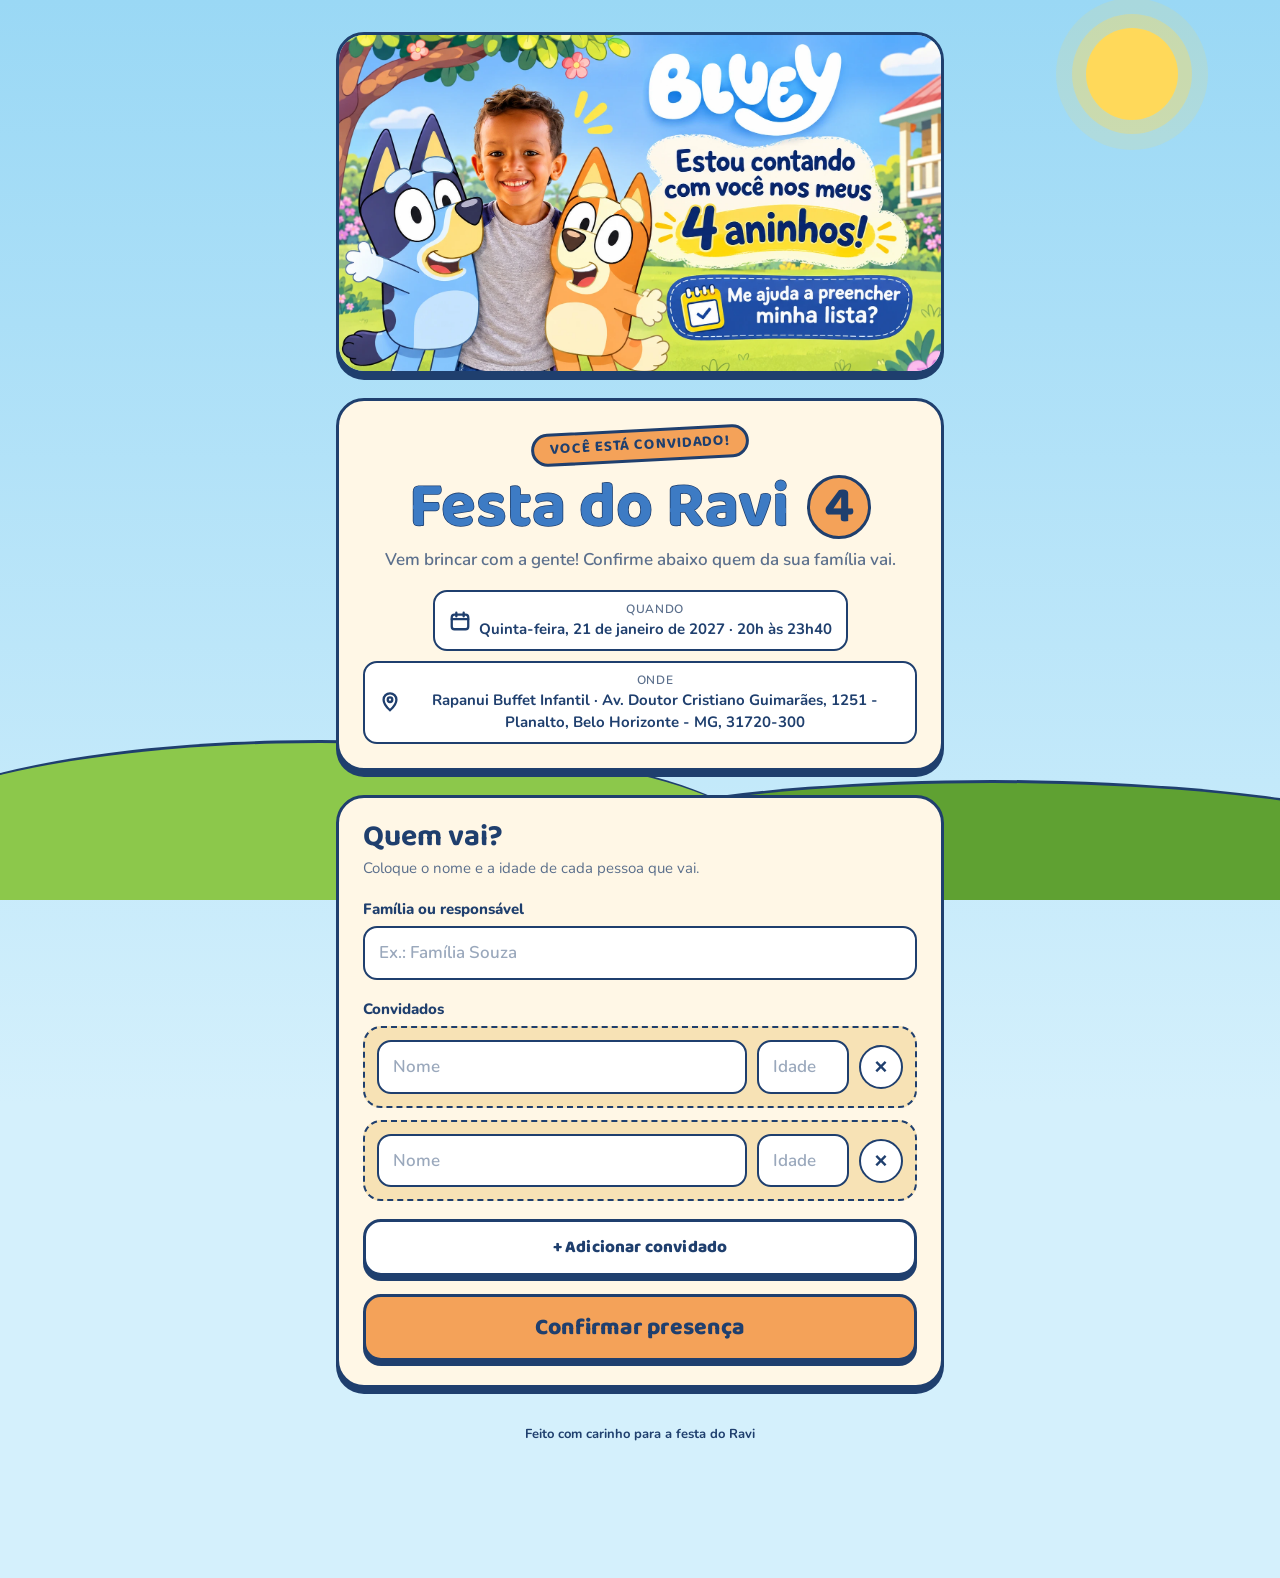
<file: index.html>
<!doctype html>
<html lang="pt-BR">
<head>
  <meta charset="utf-8">
  <meta name="viewport" content="width=device-width, initial-scale=1, viewport-fit=cover">
  <title>Confirme sua presença 🎉</title>
  <meta name="description" content="Confirme a presença dos convidados na festa.">
  <link rel="preconnect" href="https://fonts.googleapis.com">
  <link rel="preconnect" href="https://fonts.gstatic.com" crossorigin>
  <link rel="stylesheet" href="https://fonts.googleapis.com/css2?family=Baloo+2:wght@600;700;800&family=Nunito:wght@600;700;800;900&display=swap">
  <link rel="stylesheet" href="styles.css">
  <script src="config.js"></script>
  <script src="app.js"></script>
  <style>
    /* Tela de obrigado */
    .sucesso { padding-block: 32px; }
    .obrigado-titulo { font-size: clamp(36px, 10vw, 56px); color: var(--azul); -webkit-text-stroke: 1.5px var(--azul-escuro); paint-order: stroke fill; margin: 4px 0 0; outline: none; overflow-wrap: anywhere; }
    .obrigado-texto { margin: 0; font-size: 18px; font-weight: 700; color: var(--suave); max-width: 32ch; text-wrap: balance; }
    .lembrete { width: 100%; background: #fff; border: 2.5px dashed var(--azul-escuro); border-radius: 20px; padding: 16px 18px; display: flex; flex-direction: column; gap: 10px; text-align: left; }
    .lembrete-titulo { margin: 0; font-family: var(--fonte-titulo); font-weight: 800; font-size: 20px; color: var(--laranja-escuro); }
    .lembrete-linha { display: flex; gap: 10px; align-items: flex-start; font-weight: 800; min-width: 0; }
    .lembrete-linha svg { flex: none; margin-top: 2px; }
    #confete { position: fixed; inset: 0; width: 100%; height: 100%; pointer-events: none; z-index: 5; }
  </style>
</head>
<body>
  <div class="cenario" aria-hidden="true">
    <div class="sol"></div>
    <div class="nuvem n1"></div><div class="nuvem n2"></div><div class="nuvem n3"></div>
    <div class="morro m1"></div><div class="morro m2"></div>
  </div>

  <main class="pagina">
    <img class="topo-img" alt="Convite: Estou contando com você nos meus 4 aninhos! Me ajuda a preencher minha lista?" hidden>

    <section class="cartao convite">
      <span class="etiqueta">Você está convidado!</span>
      <h1>Festa do <span data-festa="aniversariante">Ravi</span> <span class="idade-bola" data-festa="idade">4</span></h1>
      <p class="sub">Vem brincar com a gente! Confirme abaixo quem da sua família vai.</p>
      <div class="infos">
        <div class="info">
          <svg width="22" height="22" viewBox="0 0 24 24" fill="none" stroke="currentColor" stroke-width="2.5" stroke-linecap="round"><rect x="3" y="5" width="18" height="16" rx="3"/><path d="M3 10h18M8 3v4M16 3v4"/></svg>
          <div><small>Quando</small><span data-festa="data"></span> · <span data-festa="horario"></span></div>
        </div>
        <div class="info">
          <svg width="22" height="22" viewBox="0 0 24 24" fill="none" stroke="currentColor" stroke-width="2.5" stroke-linecap="round"><path d="M12 21s-7-6.2-7-11.5A7 7 0 0 1 19 9.5C19 14.8 12 21 12 21z"/><circle cx="12" cy="9.5" r="2.5"/></svg>
          <div><small>Onde</small><span data-festa="local"></span></div>
        </div>
      </div>
    </section>

    <section class="cartao" id="area-form">
      <h2>Quem vai?</h2>
      <p class="dica"><span id="prazo">Confirme até <b data-festa="confirmarAte"></b>. </span>Coloque o nome e a idade de cada pessoa que vai.</p>
      <p class="aviso-demo" hidden>Modo demonstração: o banco ainda não foi configurado no <code>config.js</code>. As respostas ficam só neste navegador.</p>

      <form id="form" novalidate>
        <div>
          <label for="familia">Família ou responsável</label>
          <input id="familia" name="familia" maxlength="80" autocomplete="family-name" placeholder="Ex.: Família Souza" required>
        </div>

        <div>
          <label>Convidados</label>
          <div class="convidados" id="convidados"></div>
        </div>

        <button type="button" class="btn secundario" id="adicionar">+ Adicionar convidado</button>

        <p class="erro" id="erro" role="alert" hidden></p>
        <button type="submit" class="btn grande" id="enviar">Confirmar presença</button>
      </form>
    </section>

    <section class="cartao sucesso" id="area-ok" hidden>
      <div class="patinhas" aria-hidden="true">
        <svg width="34" height="34" viewBox="0 0 32 32" fill="currentColor"><ellipse cx="16" cy="21" rx="7" ry="6"/><ellipse cx="7" cy="13" rx="3" ry="4"/><ellipse cx="13" cy="8" rx="3" ry="4"/><ellipse cx="19" cy="8" rx="3" ry="4"/><ellipse cx="25" cy="13" rx="3" ry="4"/></svg>
        <svg width="34" height="34" viewBox="0 0 32 32" fill="currentColor"><ellipse cx="16" cy="21" rx="7" ry="6"/><ellipse cx="7" cy="13" rx="3" ry="4"/><ellipse cx="13" cy="8" rx="3" ry="4"/><ellipse cx="19" cy="8" rx="3" ry="4"/><ellipse cx="25" cy="13" rx="3" ry="4"/></svg>
        <svg width="34" height="34" viewBox="0 0 32 32" fill="currentColor"><ellipse cx="16" cy="21" rx="7" ry="6"/><ellipse cx="7" cy="13" rx="3" ry="4"/><ellipse cx="13" cy="8" rx="3" ry="4"/><ellipse cx="19" cy="8" rx="3" ry="4"/><ellipse cx="25" cy="13" rx="3" ry="4"/></svg>
      </div>
      <span class="etiqueta">Presença confirmada</span>
      <h1 class="obrigado-titulo" tabindex="-1" id="ok-titulo">Obrigado, <span id="ok-familia"></span>!</h1>
      <p class="obrigado-texto">O <span data-festa="aniversariante"></span> vai adorar ver vocês na festa. Já anotamos:</p>
      <ul id="confirmados"></ul>

      <div class="lembrete">
        <p class="lembrete-titulo">Guarde a data</p>
        <div class="lembrete-linha">
          <svg width="22" height="22" viewBox="0 0 24 24" fill="none" stroke="currentColor" stroke-width="2.5" stroke-linecap="round" aria-hidden="true"><rect x="3" y="5" width="18" height="16" rx="3"/><path d="M3 10h18M8 3v4M16 3v4"/></svg>
          <span><span data-festa="data"></span> · <span data-festa="horario"></span></span>
        </div>
        <div class="lembrete-linha">
          <svg width="22" height="22" viewBox="0 0 24 24" fill="none" stroke="currentColor" stroke-width="2.5" stroke-linecap="round" aria-hidden="true"><path d="M12 21s-7-6.2-7-11.5A7 7 0 0 1 19 9.5C19 14.8 12 21 12 21z"/><circle cx="12" cy="9.5" r="2.5"/></svg>
          <span data-festa="local"></span>
        </div>
      </div>

      <p class="obrigado-texto">Até lá!</p>
      <button type="button" class="btn secundario" id="denovo">Confirmar outra família</button>
    </section>
    <canvas id="confete" aria-hidden="true"></canvas>

    <p class="rodape">Feito com carinho para a festa do <span data-festa="aniversariante"></span></p>
  </main>

  <template id="tpl-convidado">
    <div class="convidado">
      <input class="c-nome" maxlength="80" placeholder="Nome" aria-label="Nome do convidado">
      <input class="c-idade" type="number" inputmode="numeric" min="0" max="120" placeholder="Idade" aria-label="Idade">
      <button type="button" class="btn-remover" aria-label="Remover convidado">×</button>
    </div>
  </template>

  <script>
    const lista = document.getElementById('convidados');
    const tpl = document.getElementById('tpl-convidado');
    const erro = document.getElementById('erro');
    let seq = 0;

    function adicionar(foco) {
      const linha = tpl.content.firstElementChild.cloneNode(true);
      seq++;
      linha.querySelector('.c-nome').id = 'nome-' + seq;
      linha.querySelector('.c-idade').id = 'idade-' + seq;
      linha.querySelector('.btn-remover').addEventListener('click', () => {
        if (lista.children.length > 1) linha.remove();
        else { linha.querySelector('.c-nome').value = ''; linha.querySelector('.c-idade').value = ''; }
      });
      lista.appendChild(linha);
      if (foco) linha.querySelector('.c-nome').focus();
    }

    function mostrarErro(msg) { erro.textContent = msg; erro.hidden = !msg; }

    document.getElementById('adicionar').addEventListener('click', () => adicionar(true));

    document.getElementById('form').addEventListener('submit', async (e) => {
      e.preventDefault();
      mostrarErro('');
      const familia = document.getElementById('familia').value.trim();
      const convidados = [];
      for (const linha of lista.children) {
        const nome = linha.querySelector('.c-nome').value.trim();
        const idadeTxt = linha.querySelector('.c-idade').value.trim();
        if (!nome && !idadeTxt) continue;
        const idade = Number(idadeTxt);
        if (!nome) return mostrarErro('Falta o nome de um convidado.');
        if (idadeTxt === '' || !Number.isInteger(idade) || idade < 0 || idade > 120)
          return mostrarErro('Informe a idade de ' + nome + ' (só números, ex.: 4 ou 35).');
        convidados.push({ nome, idade });
      }
      if (!familia) { document.getElementById('familia').focus(); return mostrarErro('Escreva o nome da família ou do responsável.'); }
      if (!convidados.length) return mostrarErro('Adicione pelo menos um convidado.');

      const btn = document.getElementById('enviar');
      btn.disabled = true; btn.textContent = 'Enviando…';
      try {
        await DB.confirmar(familia, convidados);
        const ul = document.getElementById('confirmados');
        ul.replaceChildren(...convidados.map(c => {
          const li = document.createElement('li');
          li.textContent = c.nome + ' · ' + c.idade + (c.idade === 1 ? ' ano' : ' anos');
          return li;
        }));
        document.getElementById('ok-familia').textContent = familia;
        document.querySelector('.convite').hidden = true;
        document.getElementById('area-form').hidden = true;
        document.getElementById('area-ok').hidden = false;
        window.scrollTo({ top: 0 });
        document.getElementById('ok-titulo').focus({ preventScroll: true });
        confete();
      } catch (err) {
        mostrarErro('Não conseguimos enviar agora. Verifique a internet e tente de novo.');
        console.error(err);
      } finally {
        btn.disabled = false; btn.textContent = 'Confirmar presença';
      }
    });

    document.getElementById('denovo').addEventListener('click', () => {
      document.getElementById('form').reset();
      lista.replaceChildren(); adicionar(); adicionar();
      document.getElementById('area-ok').hidden = true;
      document.querySelector('.convite').hidden = false;
      document.getElementById('area-form').hidden = false;
      document.getElementById('area-form').scrollIntoView();
      document.getElementById('familia').focus({ preventScroll: true });
    });

    // Chuva de confete rápida na tela de obrigado
    function confete() {
      if (window.matchMedia('(prefers-reduced-motion: reduce)').matches) return;
      const cv = document.getElementById('confete'), ctx = cv.getContext('2d');
      const dpr = window.devicePixelRatio || 1;
      cv.width = innerWidth * dpr; cv.height = innerHeight * dpr; ctx.scale(dpr, dpr);
      const cores = ['#3D7BC4', '#F4A259', '#9AD8F5', '#8CC84B', '#FFD95A', '#ffffff'];
      const pecas = Array.from({ length: 140 }, () => ({
        x: Math.random() * innerWidth, y: -20 - Math.random() * innerHeight * 0.6,
        w: 6 + Math.random() * 6, h: 10 + Math.random() * 8, cor: cores[Math.floor(Math.random() * cores.length)],
        vy: 2 + Math.random() * 3, vx: -1 + Math.random() * 2, rot: Math.random() * 6, vr: -0.2 + Math.random() * 0.4
      }));
      const inicio = performance.now();
      (function quadro(t) {
        ctx.clearRect(0, 0, innerWidth, innerHeight);
        const fim = t - inicio > 3200;
        let vivos = 0;
        for (const p of pecas) {
          p.x += p.vx; p.y += p.vy; p.rot += p.vr;
          if (p.y > innerHeight + 20) { if (fim) continue; p.y = -20; }
          vivos++;
          ctx.save(); ctx.translate(p.x, p.y); ctx.rotate(p.rot);
          ctx.fillStyle = p.cor; ctx.strokeStyle = '#1F3F6E'; ctx.lineWidth = 1.5;
          ctx.fillRect(-p.w / 2, -p.h / 2, p.w, p.h); ctx.strokeRect(-p.w / 2, -p.h / 2, p.w, p.h);
          ctx.restore();
        }
        if (vivos) requestAnimationFrame(quadro); else ctx.clearRect(0, 0, innerWidth, innerHeight);
      })(inicio);
    }

    if (!FESTA.confirmarAte) document.getElementById('prazo').hidden = true;
    adicionar(); adicionar();
  </script>
</body>
</html>
</file>
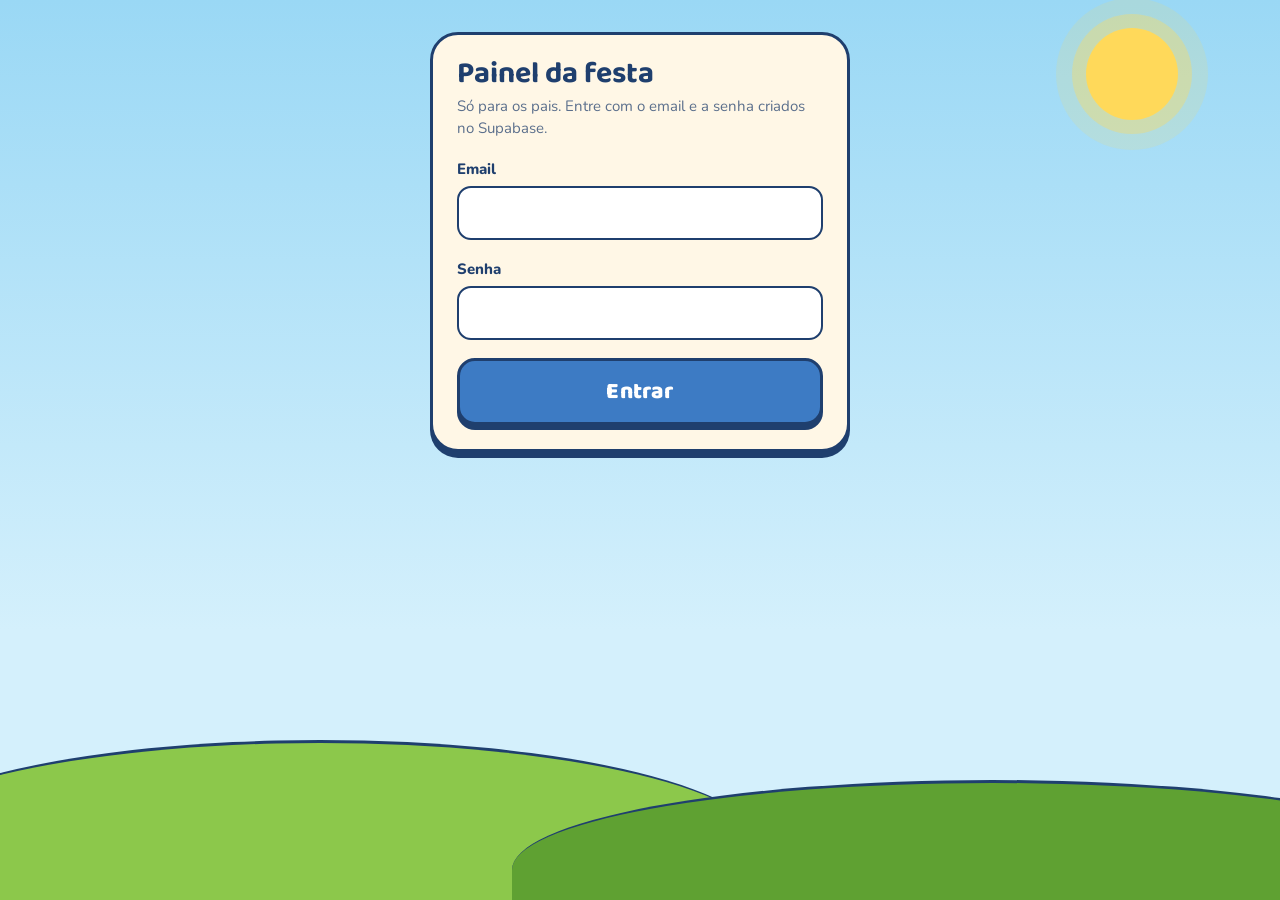
<file: painel.html>
<!doctype html>
<html lang="pt-BR">
<head>
  <meta charset="utf-8">
  <meta name="viewport" content="width=device-width, initial-scale=1, viewport-fit=cover">
  <meta name="robots" content="noindex">
  <title>Painel da festa</title>
  <link rel="preconnect" href="https://fonts.googleapis.com">
  <link rel="preconnect" href="https://fonts.gstatic.com" crossorigin>
  <link rel="stylesheet" href="https://fonts.googleapis.com/css2?family=Baloo+2:wght@600;700;800&family=Nunito:wght@600;700;800;900&display=swap">
  <link rel="stylesheet" href="styles.css">
  <script src="config.js"></script>
  <script src="app.js"></script>
</head>
<body>
  <div class="cenario" aria-hidden="true">
    <div class="sol"></div>
    <div class="nuvem n1"></div><div class="nuvem n2"></div>
    <div class="morro m1"></div><div class="morro m2"></div>
  </div>

  <main class="pagina larga">
    <!-- Login -->
    <section class="cartao login" id="area-login" hidden>
      <h2>Painel da festa</h2>
      <p class="dica">Só para os pais. Entre com o email e a senha criados no Supabase.</p>
      <p class="aviso-demo" hidden>Modo demonstração: qualquer email e senha entram.</p>
      <form id="form-login">
        <div><label for="email">Email</label><input id="email" type="email" autocomplete="username" required></div>
        <div><label for="senha">Senha</label><input id="senha" type="password" autocomplete="current-password" required></div>
        <p class="erro" id="erro-login" role="alert" hidden></p>
        <button class="btn azul grande" id="entrar">Entrar</button>
      </form>
    </section>

    <!-- Painel -->
    <div id="area-painel" hidden style="display:flex;flex-direction:column;gap:24px">
      <div class="painel-topo">
        <div>
          <span class="etiqueta">Lista de presença</span>
          <h1>Festa do <span data-festa="aniversariante"></span></h1>
        </div>
        <div class="acoes">
          <button class="btn secundario" id="atualizar">Atualizar</button>
          <button class="btn secundario" id="copiar">Copiar lista</button>
          <button class="btn secundario" id="sair">Sair</button>
        </div>
      </div>
      <p class="aviso-demo" hidden>Modo demonstração: mostrando só o que foi confirmado neste navegador.</p>
      <p class="erro" id="erro-painel" role="alert" hidden></p>

      <div class="totais">
        <div class="total"><b id="t-total">0</b><span>convidados confirmados</span></div>
        <div class="total gratis"><b id="t-gratis">0</b><span>não pagantes</span></div>
        <div class="total paga"><b id="t-paga">0</b><span>pagantes</span></div>
      </div>

      <div class="lados">
        <section class="cartao lado gratis">
          <div class="lado-cabeca">
            <div><h2>Não pagantes</h2><p>Crianças até <span data-idade-limite>5</span> anos</p></div>
            <span class="contador" id="c-gratis">0</span>
          </div>
          <ul class="lista" id="l-gratis"></ul>
        </section>
        <section class="cartao lado paga">
          <div class="lado-cabeca">
            <div><h2>Pagantes</h2><p>Crianças de <span data-idade-pagante>6</span> anos ou mais e adultos</p></div>
            <span class="contador" id="c-paga">0</span>
          </div>
          <ul class="lista" id="l-paga"></ul>
        </section>
      </div>
    </div>
  </main>

  <script>
    const $ = (id) => document.getElementById(id);
    let dados = [];

    function mostrar(logado) { $('area-login').hidden = logado; $('area-painel').hidden = !logado; }

    function itemLista(c) {
      const li = document.createElement('li');
      const idade = document.createElement('span'); idade.className = 'idade'; idade.textContent = c.idade;
      const txt = document.createElement('span'); txt.className = 'nome'; txt.textContent = c.nome;
      const fam = document.createElement('span'); fam.className = 'familia'; fam.textContent = c.familia; txt.appendChild(fam);
      const del = document.createElement('button'); del.className = 'apagar'; del.textContent = 'Remover';
      del.setAttribute('aria-label', 'Remover ' + c.nome);
      let timer;
      del.addEventListener('click', async () => {
        if (!del.classList.contains('confirmar')) {
          del.classList.add('confirmar'); del.textContent = 'Tem certeza?';
          timer = setTimeout(() => { del.classList.remove('confirmar'); del.textContent = 'Remover'; }, 3000);
          return;
        }
        clearTimeout(timer); del.disabled = true; del.textContent = '…';
        try { await DB.apagar(c.id); await carregar(); }
        catch (e) { erroPainel(e); del.disabled = false; del.textContent = 'Remover'; del.classList.remove('confirmar'); }
      });
      li.append(idade, txt, del);
      return li;
    }

    function vazio(msg) { const li = document.createElement('li'); li.className = 'vazio'; li.textContent = msg; return li; }

    function render() {
      const gratis = dados.filter(c => !DB.pagante(c.idade));
      const paga = dados.filter(c => DB.pagante(c.idade));
      $('t-total').textContent = dados.length;
      $('t-gratis').textContent = $('c-gratis').textContent = gratis.length;
      $('t-paga').textContent = $('c-paga').textContent = paga.length;
      $('l-gratis').replaceChildren(...(gratis.length ? gratis.map(itemLista) : [vazio('Ninguém nesta lista ainda.')]));
      $('l-paga').replaceChildren(...(paga.length ? paga.map(itemLista) : [vazio('Ninguém nesta lista ainda.')]));
    }

    function erroPainel(e) {
      if (e && e.status === 401) { DB.sair(); mostrar(false); $('erro-login').textContent = e.message || 'Entre de novo.'; $('erro-login').hidden = false; return; }
      $('erro-painel').textContent = 'Não foi possível carregar a lista: ' + (e && e.message || 'erro desconhecido');
      $('erro-painel').hidden = false;
    }

    async function carregar() {
      $('erro-painel').hidden = true;
      try {
        dados = (await DB.listar()).slice().sort((a, b) => a.nome.localeCompare(b.nome, 'pt-BR'));
        render();
      } catch (e) { erroPainel(e); }
    }

    $('form-login').addEventListener('submit', async (e) => {
      e.preventDefault();
      $('erro-login').hidden = true;
      $('entrar').disabled = true; $('entrar').textContent = 'Entrando…';
      try { await DB.entrar($('email').value.trim(), $('senha').value); mostrar(true); await carregar(); }
      catch (err) { $('erro-login').textContent = 'Email ou senha incorretos.'; $('erro-login').hidden = false; }
      finally { $('entrar').disabled = false; $('entrar').textContent = 'Entrar'; }
    });

    $('sair').addEventListener('click', () => { DB.sair(); dados = []; mostrar(false); });
    $('atualizar').addEventListener('click', carregar);

    $('copiar').addEventListener('click', async () => {
      const linha = (c) => `- ${c.nome} (${c.idade}) · ${c.familia}`;
      const g = dados.filter(c => !DB.pagante(c.idade)), p = dados.filter(c => DB.pagante(c.idade));
      const texto = `Festa do ${FESTA.aniversariante} · ${dados.length} confirmados\n\n` +
        `NÃO PAGANTES (${g.length})\n${g.map(linha).join('\n')}\n\nPAGANTES (${p.length})\n${p.map(linha).join('\n')}`;
      try { await navigator.clipboard.writeText(texto); $('copiar').textContent = 'Copiado!'; }
      catch (e) { $('copiar').textContent = 'Não deu para copiar'; }
      setTimeout(() => { $('copiar').textContent = 'Copiar lista'; }, 2000);
    });

    if (DB.sessao()) { mostrar(true); carregar(); } else { mostrar(false); }
  </script>
</body>
</html>
</file>
<file: styles.css>
/* Tema: desenho de quintal ensolarado — céu azul, morros verdes, contorno de desenho animado.
   Paleta inspirada nos azuis e laranjas de um cachorrinho de desenho. Tema único (sempre claro). */
:root {
  --ceu: #9AD8F5;
  --ceu-claro: #D4F0FC;
  --azul: #3D7BC4;
  --azul-escuro: #1F3F6E;
  --laranja: #F4A259;
  --laranja-escuro: #D9772B;
  --creme: #FFF7E6;
  --areia: #F7E2B5;
  --grama: #8CC84B;
  --grama-escura: #5FA132;
  --texto: #1F3F6E;
  --suave: #5B6F8C;
  --erro: #C8423B;
  --contorno: 3px solid var(--azul-escuro);
  --sombra: 0 6px 0 var(--azul-escuro);
  --fonte-titulo: 'Baloo 2', 'Arial Rounded MT Bold', system-ui, sans-serif;
  --fonte: 'Nunito', system-ui, -apple-system, 'Segoe UI', sans-serif;
  color-scheme: light;
}

* { box-sizing: border-box; }
[hidden] { display: none !important; }
html { background: var(--ceu); }
body {
  margin: 0; min-height: 100vh;
  font-family: var(--fonte); font-size: 17px; line-height: 1.5; color: var(--texto);
  background: linear-gradient(180deg, var(--ceu) 0%, var(--ceu-claro) 70%, var(--ceu-claro) 100%);
  overflow-x: hidden;
}

/* ---------- Cenário ---------- */
.cenario { position: fixed; inset: 0; pointer-events: none; z-index: 0; overflow: hidden; }
.sol {
  position: absolute; top: 28px; right: 8%; width: 92px; height: 92px; border-radius: 50%;
  background: #FFD95A; box-shadow: 0 0 0 14px rgba(255, 217, 90, .35), 0 0 0 30px rgba(255, 217, 90, .15);
}
.nuvem { position: absolute; background: #fff; border-radius: 999px; height: 34px; opacity: .95; animation: flutuar 40s linear infinite; }
.nuvem::before, .nuvem::after { content: ""; position: absolute; background: #fff; border-radius: 50%; }
.nuvem::before { width: 46px; height: 46px; top: -22px; left: 18px; }
.nuvem::after { width: 34px; height: 34px; top: -14px; left: 52px; }
.n1 { width: 120px; top: 70px; left: -140px; }
.n2 { width: 96px; top: 190px; left: -140px; animation-duration: 55s; animation-delay: -20s; }
.n3 { width: 140px; top: 120px; left: -160px; animation-duration: 70s; animation-delay: -45s; }
@keyframes flutuar { to { transform: translateX(calc(100vw + 320px)); } }
.morro { position: absolute; bottom: -60px; border-radius: 50% 50% 0 0; border-top: var(--contorno); }
.m1 { left: -10%; width: 70%; height: 220px; background: var(--grama); }
.m2 { right: -15%; width: 75%; height: 180px; background: var(--grama-escura); }
@media (prefers-reduced-motion: reduce) { .nuvem { animation: none; left: auto; } .n1 { left: 6%; } .n2 { left: 55%; } .n3 { left: 30%; } }

/* ---------- Layout ---------- */
.pagina {
  position: relative; z-index: 1; max-width: 640px; margin: 0 auto;
  padding-block: 32px 120px;
  padding-left: max(16px, env(safe-area-inset-left, 0px));
  padding-right: max(16px, env(safe-area-inset-right, 0px));
  display: flex; flex-direction: column; gap: 24px;
}
.pagina.larga { max-width: 1040px; }

.cartao {
  background: var(--creme); border: var(--contorno); border-radius: 28px; box-shadow: var(--sombra);
  padding: 24px;
}

/* ---------- Convite ---------- */
.convite { text-align: center; position: relative; padding-top: 28px; }
.topo-img {
  display: block; width: 100%; max-width: 100%; height: auto; aspect-ratio: 1672 / 941; object-fit: cover;
  border: var(--contorno); border-radius: 28px; box-shadow: var(--sombra); background: var(--ceu-claro);
}
.etiqueta {
  display: inline-block; font-family: var(--fonte-titulo); font-weight: 700; font-size: 15px; letter-spacing: .06em; text-transform: uppercase;
  background: var(--laranja); color: var(--azul-escuro); border: var(--contorno); border-radius: 999px; padding: 2px 16px;
  transform: rotate(-3deg);
}
h1, h2, h3 { font-family: var(--fonte-titulo); line-height: 1.05; margin: 0; text-wrap: balance; }
h1 { font-size: clamp(40px, 11vw, 64px); color: var(--azul); margin-top: 12px; -webkit-text-stroke: 1.5px var(--azul-escuro); paint-order: stroke fill; }
.idade-bola {
  display: inline-grid; place-items: center; width: 1.25em; height: 1.25em; border-radius: 50%;
  background: var(--laranja); color: var(--azul-escuro); border: var(--contorno); font-size: .8em; vertical-align: .08em;
  -webkit-text-stroke: 0; margin-left: .1em;
}
.sub { color: var(--suave); margin: 6px 0 0; font-weight: 600; }
.infos { display: flex; flex-wrap: wrap; justify-content: center; gap: 10px; margin-top: 18px; }
.info { background: #fff; border: 2px solid var(--azul-escuro); border-radius: 14px; padding: 8px 14px; font-weight: 700; font-size: 15px; display: flex; gap: 8px; align-items: center; min-width: 0; }
.info small { display: block; font-weight: 600; color: var(--suave); font-size: 12px; text-transform: uppercase; letter-spacing: .06em; }
.info svg { flex: none; }

/* ---------- Formulário ---------- */
h2 { font-size: 30px; color: var(--azul-escuro); }
.dica { color: var(--suave); margin: 4px 0 0; font-size: 15px; }
form { display: flex; flex-direction: column; gap: 18px; margin-top: 18px; }
label { font-weight: 800; font-size: 15px; display: block; margin-bottom: 6px; }
input {
  width: 100%; font: inherit; font-weight: 700; color: var(--texto);
  background: #fff; border: 2.5px solid var(--azul-escuro); border-radius: 14px; padding: 12px 14px; min-height: 50px;
}
input::placeholder { color: #9AA8BC; font-weight: 600; }
input:focus-visible, button:focus-visible { outline: 4px solid var(--laranja); outline-offset: 2px; }

.convidados { display: flex; flex-direction: column; gap: 12px; }
.convidado {
  display: grid; grid-template-columns: 1fr 92px auto; gap: 10px; align-items: center;
  background: var(--areia); border: 2px dashed var(--azul-escuro); border-radius: 18px; padding: 12px;
}
.convidado .selo { grid-column: 1 / -1; justify-self: start; }
.btn-remover {
  width: 44px; height: 44px; border-radius: 50%; border: 2.5px solid var(--azul-escuro); background: #fff; color: var(--azul-escuro);
  font-size: 22px; font-weight: 800; cursor: pointer; line-height: 1;
}
.btn-remover:hover { background: var(--ceu-claro); }

.selo {
  font-size: 13px; font-weight: 800; border-radius: 999px; padding: 3px 12px; border: 2px solid var(--azul-escuro);
  background: #fff; color: var(--suave);
}
.selo.gratis { background: var(--ceu); color: var(--azul-escuro); }
.selo.paga { background: var(--laranja); color: var(--azul-escuro); }

.btn {
  font-family: var(--fonte-titulo); font-weight: 800; font-size: 20px; letter-spacing: .01em;
  border: var(--contorno); border-radius: 18px; padding: 12px 22px; cursor: pointer; min-height: 54px;
  background: var(--laranja); color: var(--azul-escuro); box-shadow: 0 5px 0 var(--azul-escuro);
  transition: transform .08s, box-shadow .08s;
}
.btn:hover { background: #F7B475; }
.btn:active { transform: translateY(4px); box-shadow: 0 1px 0 var(--azul-escuro); }
.btn[disabled] { opacity: .6; cursor: wait; }
.btn.azul { background: var(--azul); color: #fff; }
.btn.azul:hover { background: #4A8BD6; }
.btn.secundario { background: #fff; font-size: 17px; min-height: 48px; }
.btn.secundario:hover { background: var(--ceu-claro); }
.btn.grande { width: 100%; font-size: 23px; }

.erro { color: var(--erro); font-weight: 800; margin: 0; }
.regra { display: flex; flex-wrap: wrap; gap: 8px; align-items: center; font-size: 14px; color: var(--suave); font-weight: 600; }

.sucesso { text-align: center; display: flex; flex-direction: column; gap: 14px; align-items: center; }
.sucesso ul { list-style: none; padding: 0; margin: 0; display: flex; flex-wrap: wrap; gap: 8px; justify-content: center; }
.sucesso li { background: #fff; border: 2px solid var(--azul-escuro); border-radius: 999px; padding: 4px 14px; font-weight: 800; }
.patinhas { display: flex; gap: 10px; color: var(--laranja-escuro); }
.patinhas svg:nth-child(even) { transform: translateY(-10px) rotate(12deg); }
.patinhas svg:nth-child(odd) { transform: rotate(-10deg); }

.aviso-demo {
  background: #FFF0C2; border: 2px dashed var(--laranja-escuro); border-radius: 14px; padding: 10px 14px; font-size: 14px; font-weight: 700;
}
.rodape { text-align: center; font-size: 13px; color: var(--azul-escuro); font-weight: 700; }

/* ---------- Painel ---------- */
.painel-topo { display: flex; flex-wrap: wrap; align-items: center; justify-content: space-between; gap: 14px; }
.painel-topo h1 { font-size: clamp(32px, 7vw, 48px); margin: 0; }
.acoes { display: flex; gap: 10px; flex-wrap: wrap; }

.totais { display: grid; grid-template-columns: repeat(3, 1fr); gap: 14px; }
.total { border: var(--contorno); border-radius: 22px; padding: 14px 18px; box-shadow: var(--sombra); background: #fff; }
.total b { display: block; font-family: var(--fonte-titulo); font-size: 46px; line-height: 1; font-variant-numeric: tabular-nums; }
.total span { font-weight: 800; font-size: 14px; }
.total.gratis { background: var(--ceu); }
.total.paga { background: var(--laranja); }

.lados { display: grid; grid-template-columns: 1fr 1fr; gap: 20px; align-items: start; }
.lado { padding: 0; overflow: hidden; }
.lado-cabeca { padding: 16px 20px; border-bottom: var(--contorno); display: flex; justify-content: space-between; gap: 10px; align-items: center; }
.lado.gratis .lado-cabeca { background: var(--ceu); }
.lado.paga .lado-cabeca { background: var(--laranja); }
.lado-cabeca h2 { font-size: 24px; }
.lado-cabeca p { margin: 2px 0 0; font-size: 14px; font-weight: 700; }
.contador {
  font-family: var(--fonte-titulo); font-weight: 800; font-size: 26px; min-width: 52px; height: 52px; display: grid; place-items: center;
  background: #fff; border: var(--contorno); border-radius: 50%; font-variant-numeric: tabular-nums; flex: none;
}
.lista { list-style: none; margin: 0; padding: 8px 12px 12px; }
.lista li { display: grid; grid-template-columns: 44px 1fr auto; gap: 12px; align-items: center; padding: 10px 8px; border-bottom: 2px dotted #C9D6E6; }
.lista li:last-child { border-bottom: 0; }
.lista .idade {
  width: 44px; height: 44px; border-radius: 50%; display: grid; place-items: center; font-weight: 900; font-variant-numeric: tabular-nums;
  border: 2px solid var(--azul-escuro); background: #fff;
}
.lista .nome { font-weight: 800; overflow-wrap: anywhere; min-width: 0; }
.lista .familia { font-size: 13px; color: var(--suave); font-weight: 600; display: block; }
.lista .vazio { display: block; text-align: center; color: var(--suave); font-weight: 700; padding: 24px 8px; border: 0; }
.apagar { background: none; border: 0; color: var(--suave); font: inherit; font-size: 13px; font-weight: 800; cursor: pointer; padding: 6px; border-radius: 8px; }
.apagar:hover { color: var(--erro); background: #FBE3E1; }
.apagar.confirmar { color: #fff; background: var(--erro); }

.login { max-width: 420px; margin: 0 auto; width: 100%; }

@media (max-width: 760px) {
  .lados { grid-template-columns: 1fr; }
  .totais { grid-template-columns: 1fr 1fr; }
  .totais .total:first-child { grid-column: 1 / -1; }
}
@media (max-width: 420px) {
  .cartao { padding: 18px; border-radius: 22px; }
  .convidado { grid-template-columns: 1fr 76px auto; gap: 8px; }
  .total b { font-size: 38px; }
}
</file>
